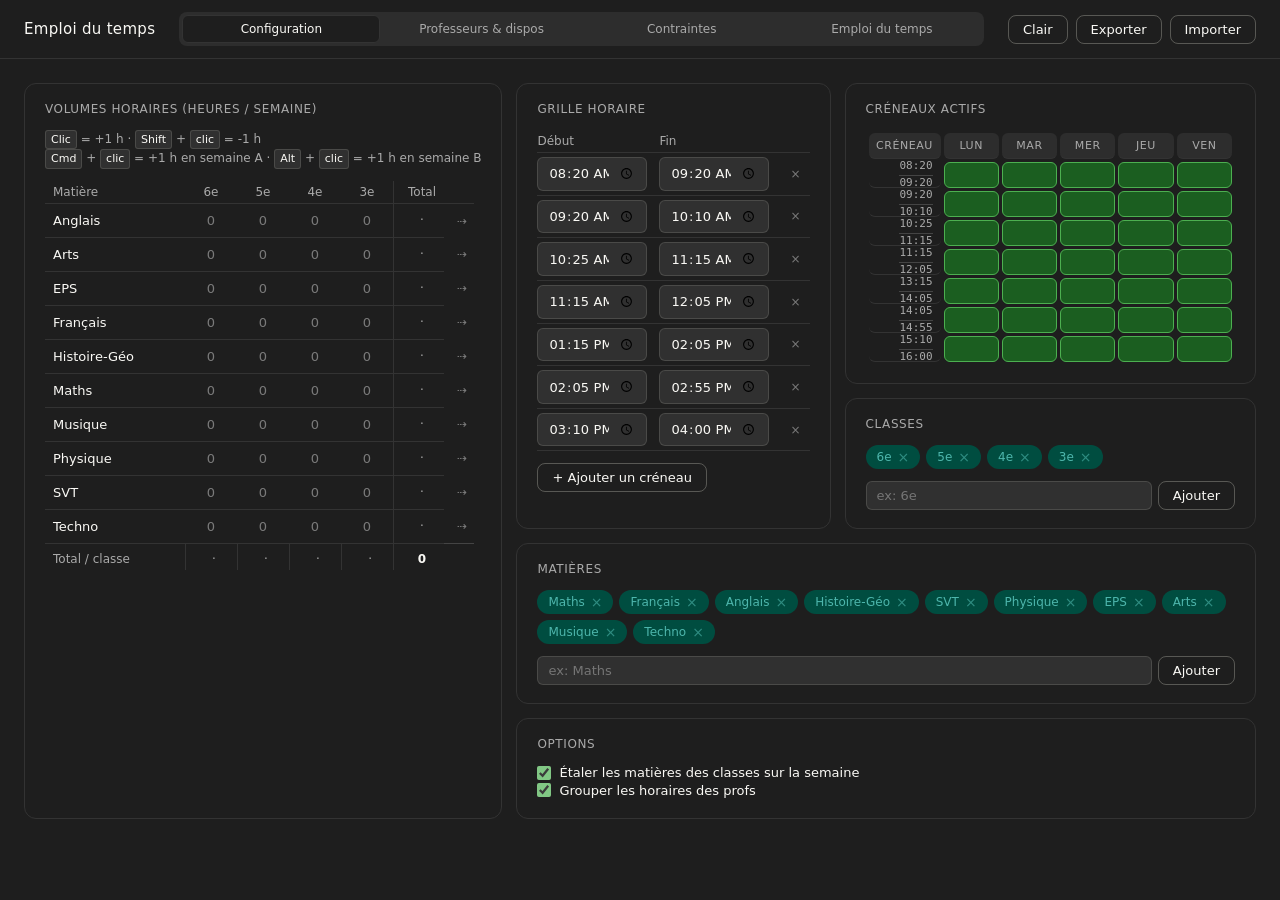
<file: index.html>
<!DOCTYPE html>
<html lang="fr">
<head>
  <meta charset="UTF-8">
  <title>Emploi du temps</title>
  <link rel="stylesheet" href="style.css">
</head>
<body>
  <header>
    <h1>Emploi du temps</h1>
    <nav>
      <button class="tab-btn active" data-tab="config">Configuration</button>
      <button class="tab-btn" data-tab="profs">Professeurs & dispos</button>
      <button class="tab-btn" data-tab="constraints">Contraintes</button>
      <button class="tab-btn" data-tab="schedule">Emploi du temps</button>
    </nav>
    <div class="io">
      <button id="theme-toggle" title="Basculer clair / sombre">Clair</button>
      <button id="export-btn">Exporter</button>
      <label class="import-label">
        Importer<input type="file" id="import-input" accept=".json" hidden>
      </label>
    </div>
  </header>

  <main>
    <!-- =============== CONFIG =============== -->
    <section id="tab-config" class="tab active">
      <div class="config-layout">
        <div class="card bento-volumes">
          <h2>Volumes horaires (heures / semaine)</h2>
          <p class="hint">
            <kbd>Clic</kbd> = +1 h · <kbd>Shift</kbd> + <kbd>clic</kbd> = -1 h<br>
            <kbd>Cmd</kbd> + <kbd>clic</kbd> = +1 h en semaine A · <kbd>Alt</kbd> + <kbd>clic</kbd> = +1 h en semaine B<br>
          </p>
          <div id="volumes-container"></div>
        </div>

        <div class="card bento-grille tone-info">
          <h2>Grille horaire</h2>
          <table id="slots-table">
            <thead><tr><th>Début</th><th>Fin</th><th></th></tr></thead>
            <tbody></tbody>
          </table>
          <button id="add-slot">+ Ajouter un créneau</button>
        </div>

        <div class="card bento-openslots">
          <h2>Créneaux actifs</h2>
          <div id="open-grid-wrap"></div>
        </div>

        <div class="card bento-classes tone-success">
          <h2>Classes</h2>
          <ul id="classes-list" class="chip-list"></ul>
          <div class="add-row">
            <input id="new-class" placeholder="ex: 6e">
            <button id="add-class">Ajouter</button>
          </div>
        </div>

        <div class="card bento-matieres tone-warn">
          <h2>Matières</h2>
          <ul id="subjects-list" class="chip-list"></ul>
          <div class="add-row">
            <input id="new-subject" placeholder="ex: Maths">
            <button id="add-subject">Ajouter</button>
          </div>
        </div>

        <div class="card bento-options tone-neutral">
          <h2>Options</h2>
          <label><input type="checkbox" id="opt-spread-classes"> Étaler les matières des classes sur la semaine</label><br>
          <label><input type="checkbox" id="opt-no-gaps-profs"> Grouper les horaires des profs</label>
        </div>
      </div>
    </section>

    <!-- =============== PROFS =============== -->
    <section id="tab-profs" class="tab">
      <div class="profs-layout">
        <aside class="profs-side card">
          <h2>Professeurs</h2>
          <ul id="profs-list"></ul>
          <div class="add-row">
            <input id="new-prof" placeholder="Nom du prof">
            <button id="add-prof">Ajouter</button>
          </div>
        </aside>

        <div class="prof-detail card">
          <div id="prof-empty" class="empty">Sélectionne un prof à gauche.</div>
          <div id="prof-editor" hidden>
            <h2 id="prof-name-title"></h2>

            <div class="prof-meta">
              <label>Nom : <input id="prof-name-input"></label>
              <div>
                <label>Matières & classes enseignées :</label>
                <p class="hint">Coche une matière puis ajuste les classes concernées.</p>
                <div id="prof-teaches"></div>
              </div>
            </div>

            <h3>Disponibilités</h3>
            <p class="hint">Vert = disponible.</p>
            <div class="avail-actions">
              <button id="avail-all">Tout dispo</button>
              <button id="avail-none">Tout indispo</button>
            </div>
            <div id="avail-grid-wrap"></div>
          </div>
        </div>
      </div>

      <div class="card load-report-card">
        <h2>Charge de travail</h2>
        <p class="hint">Pour chaque prof, heures qu'il est le SEUL à pouvoir couvrir (matières/regroupements sans autre prof éligible) comparées à sa disponibilité restante. Marge nulle ou négative = configuration fragile ou bloquante, à corriger avant de générer.</p>
        <div id="load-report-container"></div>
      </div>

      <div class="card">
        <h2>Disponibilités combinées</h2>
        <p class="hint">Sélectionne plusieurs profs (ex. pour une réunion) : les créneaux où TOUS sont disponibles sont mis en évidence.</p>
        <label class="combined-avail-toggle"><input type="checkbox" id="combined-avail-use-schedule" checked> Tenir compte de l'emploi du temps actuel (exclure les créneaux déjà occupés)</label>
        <div id="combined-avail-profs" class="pin-classes"></div>
        <div id="combined-avail-grid-wrap"></div>
        <div class="combined-avail-actions">
          <button id="combined-avail-copy-btn">Copier (texte)</button>
          <span id="combined-avail-copy-status" class="hint"></span>
        </div>
      </div>
    </section>

    <!-- =============== CONSTRAINTS =============== -->
    <section id="tab-constraints" class="tab">
      <div class="card">
        <h2>Épingles (créneaux fixés)</h2>
        <p class="hint">Verrouille un cours à un créneau précis. Utile pour le sport (toutes les classes ensemble), un DST commun, ou toute matière à horaire imposé.</p>
        <div class="pin-form">
          <select id="pin-subj"></select>
          <div id="pin-classes" class="pin-classes"></div>
          <select id="pin-day"></select>
          <select id="pin-slot"></select>
          <select id="pin-prof"></select>
          <button id="add-pin">Épingler</button>
        </div>
        <ul id="pins-list" class="pins-list"></ul>
      </div>

      <div class="card">
        <h2>Regroupements de classes</h2>
        <p class="hint">Des classes suivent une matière ensemble (même prof, même créneau) mais sans imposer quel jour ni quel créneau — le solveur choisit lui-même où les caser, comme pour un cours normal.</p>
        <div class="pin-form">
          <select id="group-subj"></select>
          <div id="group-classes" class="pin-classes"></div>
          <input type="number" id="group-hours" min="1" placeholder="Heures ensemble" title="Nombre d'heures que ces classes suivent ensemble">
          <select id="group-prof"></select>
          <button id="add-group">Regrouper</button>
        </div>
        <ul id="groups-list" class="pins-list"></ul>
      </div>

      <div class="card">
        <h2>Répartition sur des jours différents</h2>
        <p class="hint">Pour une matière, dans une classe : interdit au solveur de caser 2 heures le même jour, sans imposer quel jour ni quel créneau — il garde toute liberté sur le reste.</p>
        <div class="pin-form">
          <select id="spread-subj"></select>
          <div id="spread-classes" class="pin-classes"></div>
          <button id="add-spread">Répartir</button>
        </div>
        <ul id="spread-list" class="pins-list"></ul>
      </div>

      <div class="card">
        <h2>Réunions & cours à plusieurs profs</h2>
        <p class="hint">Bloque un créneau commun à PLUSIEURS profs obligatoires en même temps (contrairement à une épingle/un groupe, aucun prof n'est interchangeable ici) — le solveur cherche lui-même quand. Concerne 0 classe (réunion pédagogique) ou 1+ classes (cours co-enseigné, avec matière à consommer sur le volume horaire).</p>
        <div class="pin-form">
          <input id="meeting-name" placeholder="Nom (ex: Réunion pédagogique)">
          <select id="meeting-subj"></select>
          <div id="meeting-classes" class="pin-classes"></div>
          <input type="number" id="meeting-hours" min="1" value="1" placeholder="Heures" title="Nombre d'heures par semaine">
          <div id="meeting-profs" class="pin-classes"></div>
          <button id="add-meeting">Créer</button>
        </div>
        <ul id="meetings-list" class="pins-list"></ul>
      </div>
    </section>

    <!-- =============== SCHEDULE =============== -->
    <section id="tab-schedule" class="tab">
      <div class="card">
        <div id="viewing-saved-banner" class="viewing-saved-banner" hidden></div>
        <div class="schedule-header">
          <div class="generate-group">
            <button id="generate-btn" class="primary">Générer l'emploi du temps</button>
            <button id="repair-btn" disabled title="Complète par recherche locale le meilleur essai obtenu (rapide, mais ne peut pas prouver qu'une configuration est impossible).">Réparer</button>
            <button id="copy-btn" title="Copie l'emploi du temps de toutes les classes au format texte (pour le partager ou déboguer).">Copier (texte)</button>
            <button id="export-captures-btn" title="Exporte un zip avec une image de l'emploi du temps général (les classes) et une image par professeur.">Exporter captures (zip)</button>
            <button id="export-ics-btn" title="Exporte un zip contenant un fichier .ics par classe et par prof (évènements hebdomadaires récurrents), à importer dans Google Agenda, Apple Calendar ou Outlook.">Exporter iCal (zip)</button>
            <button id="save-schedule-btn" disabled title="Sauvegarde une copie de l'emploi du temps actuel pour pouvoir y revenir plus tard et comparer.">Sauvegarder cette version</button>
          </div>
          <div class="view-picker">
            <label>Vue :</label>
            <select id="view-select">
              <option value="all">Toutes les classes</option>
            </select>
          </div>
        </div>
        <div id="solver-status" class="status"></div>
        <div id="schedule-container"></div>
      </div>

      <div class="card">
        <h2>Versions sauvegardées</h2>
        <p class="hint">Garde plusieurs emplois du temps générés de côté pour comparer, sans perdre celui en cours. 15 versions max — supprime les anciennes si besoin.</p>
        <ul id="saved-schedules-list" class="pins-list"></ul>
      </div>
    </section>
  </main>
  <script src="js/storage.js"></script>
  <script src="js/solver.js"></script>
  <script src="js/zip.js"></script>
  <script src="js/pdf.js"></script>
  <script src="js/ui/core.js"></script>
  <script src="js/ui/tabs.js"></script>
  <script src="js/ui/io.js"></script>
  <script src="js/ui/config.js"></script>
  <script src="js/ui/profs.js"></script>
  <script src="js/ui/constraints.js"></script>
  <script src="js/ui/schedule.js"></script>
  <script src="js/ui/capture.js"></script>
  <script src="js/ui/ics.js"></script>
  <script src="js/ui/swap.js"></script>
  <script src="js/app.js"></script>
</body>
</html>
</file>
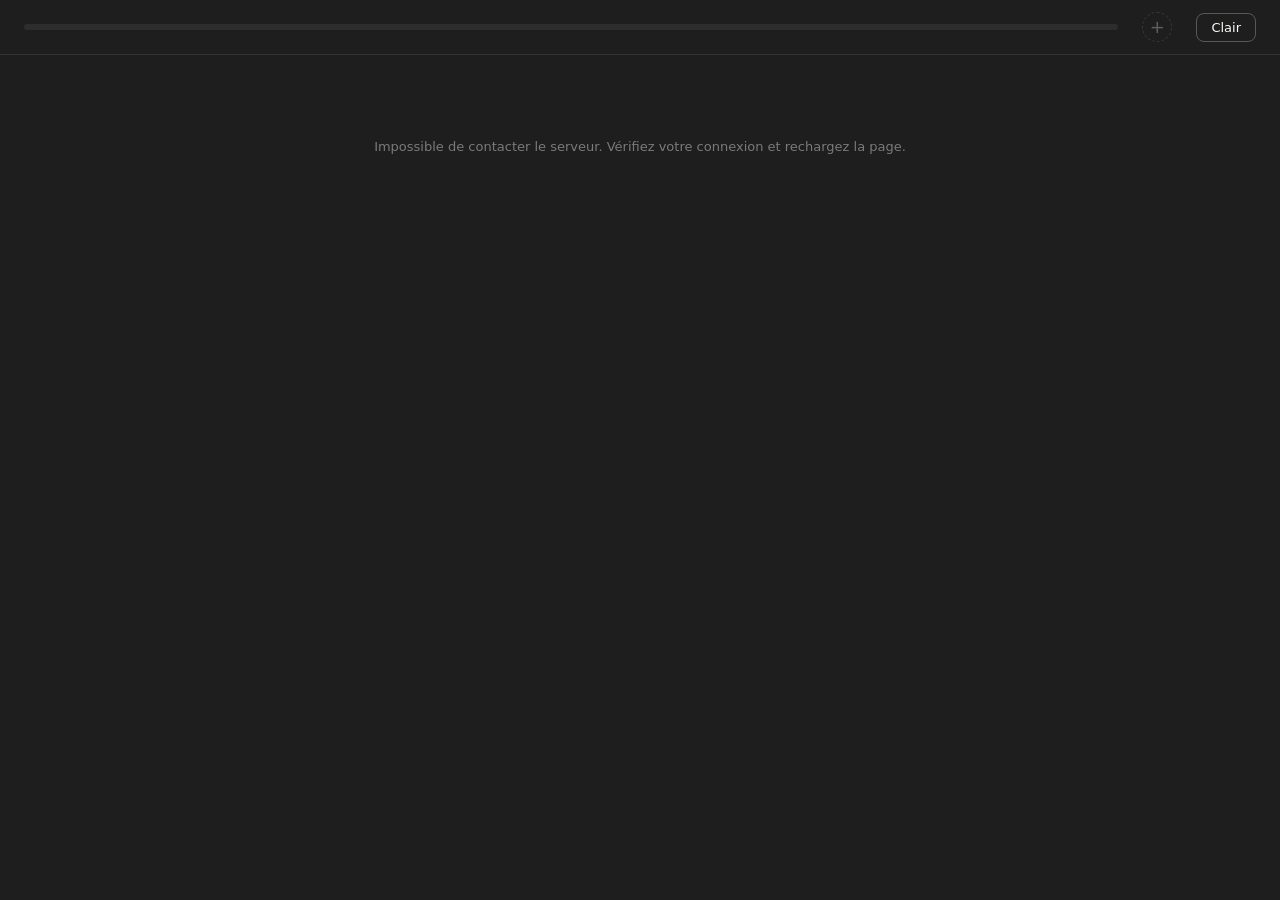
<file: rdv-profs/index.html>
<!DOCTYPE html>
<html lang="fr">
<head>
<meta charset="UTF-8">
<meta name="viewport" content="width=device-width, initial-scale=1.0">
<title>Rendez-vous Parents-Profs</title>
<link rel="stylesheet" href="theme.css">
<link rel="stylesheet" href="style.css">
</head>
<body>

<header>
  <nav id="tabsList" class="tabs-list"></nav>
  <button id="addProfBtn" class="add-prof-btn" title="Ajouter un professeur">+</button>
  <button id="theme-toggle" title="Basculer clair / sombre">Clair</button>
</header>

<main id="app"></main>

<script src="app.js"></script>
</body>
</html>
</file>
<file: style.css>
:root, [data-theme="dark"] {
  --color-background-primary: #1e1e1e;
  --color-background-secondary: #2d2d2d;
  --color-background-tertiary: #303030;
  --color-background-info: #004d40;
  --color-background-success: #1b5e20;
  --color-background-warning: #ff8f00;
  --color-background-danger: #4a1d1d;

  --color-border-primary: #555;
  --color-border-secondary: #444;
  --color-border-tertiary: #333;
  --color-border-info: #00897b;
  --color-border-success: #4caf50;
  --color-border-danger: #b04a4a;

  --color-text-primary: rgb(250, 249, 245);
  --color-text-secondary: #aaaaaa;
  --color-text-muted: #7a7a7a;
  --color-text-info: #4db6ac;
  --color-text-success: #81c784;
  --color-text-warning: #ffe082;
  --color-text-danger: #ef9a9a;

  --button-border: rgba(222, 220, 209, 0.3);
  --button-hover: rgba(222, 220, 209, 0.08);
  --input-border: rgba(222, 220, 209, 0.15);
  --input-focus: rgba(250, 249, 245, 0.5);

  --font-sans: "Anthropic Sans", system-ui, "Segoe UI", Roboto, Helvetica, Arial, sans-serif;
  --font-mono: ui-monospace, SFMono-Regular, "SF Mono", Menlo, Consolas, monospace;

  --border-radius-lg: 12px;
  --border-radius-md: 8px;
  --border-radius-sm: 6px;
}

/* Thème clair "papier" — parchemin chaud, encre noire, accents teal doux. */
[data-theme="light"] {
  --color-background-primary: #faf9f5;
  --color-background-secondary: #f0eee5;
  --color-background-tertiary: #e8e6db;
  --color-background-info: #dcece8;
  --color-background-success: #dfe9d5;
  --color-background-warning: #fce8b8;
  --color-background-danger: #f5dcdc;

  --color-border-primary: #a8a69c;
  --color-border-secondary: #cfcdc4;
  --color-border-tertiary: #e2e0d5;
  --color-border-info: #4db6ac;
  --color-border-success: #7bb87c;
  --color-border-danger: #c47070;

  --color-text-primary: #2b2926;
  --color-text-secondary: #706e64;
  --color-text-muted: #a09e94;
  --color-text-info: #00695c;
  --color-text-success: #2e7d32;
  --color-text-warning: #8a5a00;
  --color-text-danger: #a02020;

  --button-border: rgba(43, 41, 38, 0.15);
  --button-hover: rgba(43, 41, 38, 0.05);
  --input-border: rgba(43, 41, 38, 0.15);
  --input-focus: rgba(43, 41, 38, 0.5);
}

* { box-sizing: border-box; margin: 0; padding: 0; }

body {
  font-family: var(--font-sans);
  background: var(--color-background-primary);
  color: var(--color-text-primary);
  font-size: 14px;
  scrollbar-width: thin;
  scrollbar-color: rgba(226, 225, 218, 0.35) rgba(0, 0, 0, 0);
}

/* ================= Header ================= */
header {
  background: var(--color-background-primary);
  padding: 12px 24px;
  border-bottom: 0.5px solid var(--color-border-tertiary);
  display: flex;
  align-items: center;
  gap: 24px;
  position: sticky; top: 0; z-index: 10;
}
header h1 { font-size: 15px; margin: 0; font-weight: 500; letter-spacing: 0.02em; }

nav {
  display: flex;
  gap: 2px;
  flex: 1;
  background: var(--color-background-secondary);
  border-radius: var(--border-radius-md);
  padding: 3px;
}
.tab-btn {
  flex: 1;
  padding: 6px 14px;
  font-size: 12px;
  font-weight: 500;
  text-align: center;
  cursor: pointer;
  border-radius: 6px;
  color: var(--color-text-secondary);
  border: 0.5px solid transparent;
  background: transparent;
  transition: all 0.15s;
  font-family: var(--font-sans);
}
.tab-btn:hover { color: var(--color-text-primary); }
.tab-btn.active {
  background: var(--color-background-primary);
  color: var(--color-text-primary);
  border: 0.5px solid var(--color-border-tertiary);
}

.io { display: flex; gap: 8px; }

/* ================= Buttons base ================= */
button, .import-label {
  appearance: none;
  background: transparent;
  border: 0.5px solid var(--button-border);
  border-radius: var(--border-radius-md);
  color: var(--color-text-primary);
  cursor: pointer;
  font-family: var(--font-sans);
  font-weight: 500;
  font-size: 13px;
  padding: 6px 14px;
  transition: background 0.15s ease, transform 0.1s ease, border-color 0.15s ease;
}
button:hover, .import-label:hover { background: var(--button-hover); }
button:active { transform: scale(0.98); }

button.primary {
  background: var(--color-background-info);
  color: var(--color-text-info);
  border-color: var(--color-border-info);
}
button.primary:hover {
  background: var(--color-background-info);
  border-color: var(--color-text-info);
}

/* ================= Layout ================= */
main { padding: 24px; max-width: 1400px; margin: 0 auto; }
.tab { display: none; }
.tab.active { display: block; }

.card {
  background: var(--color-background-primary);
  border: 0.5px solid var(--color-border-tertiary);
  border-radius: var(--border-radius-lg);
  padding: 18px 20px;
  margin-bottom: 12px;
}
.card h2 {
  font-size: 12px;
  font-weight: 500;
  color: var(--color-text-secondary);
  text-transform: uppercase;
  letter-spacing: 0.05em;
  margin-bottom: 14px;
}
.card h3 {
  margin: 20px 0 8px;
  font-size: 11px;
  font-weight: 500;
  text-transform: uppercase;
  color: var(--color-text-secondary);
  letter-spacing: 0.05em;
}
.hint {
  color: var(--color-text-secondary);
  font-size: 12px;
  margin: 4px 0 12px;
  line-height: 1.5;
}
.partial-banner {
  background: var(--color-background-warning);
  color: var(--color-text-warning);
  padding: 8px 12px;
  border-radius: var(--border-radius-sm);
  margin-bottom: 12px;
}

.grid-2 { display: grid; grid-template-columns: 1fr 1fr; gap: 12px; }

/* ================= Config layout : une seule grille à 3 colonnes / 4 lignes =================
   1 2 3
   1 2 4
   1 5 5
   1 6 6
   1=Volumes (pleine hauteur) 2=Grille horaire (2 lignes) 3=Créneaux actifs
   4=Classes (sous Créneaux actifs) 5=Matières (col2+3) 6=Options (col2+3) */
.config-layout {
  display: grid;
  grid-template-columns: minmax(320px, auto) auto 1fr;
  grid-auto-rows: minmax(0, auto);
  gap: 14px;
}
.config-layout > .card { margin-bottom: 0; position: relative; overflow: hidden; }

.bento-volumes   { grid-column: 1; grid-row: 1 / 5; }
#volumes-container { overflow-x: auto; }
.bento-grille    { grid-column: 2; grid-row: 1 / 3; width: fit-content; }
.bento-grille table { width: auto; }
.bento-openslots { grid-column: 3; grid-row: 1; }
#open-grid-wrap { overflow-x: auto; }
.bento-classes   { grid-column: 3; grid-row: 2; }
.bento-matieres  { grid-column: 2 / 4; grid-row: 3; }
.bento-options   { grid-column: 2 / 4; grid-row: 4; }

/* Sur les écrans étroits, tout repasse en une seule colonne, empilé dans l'ordre */
@media (max-width: 1100px) {
  .config-layout { grid-template-columns: 1fr; }
  .config-layout > .card { grid-column: 1 !important; grid-row: auto !important; }
  .bento-grille { width: 100%; }
}
/* ================= Inputs ================= */
input[type="text"], input[type="number"], input[type="time"], input:not([type]), select, textarea {
  appearance: auto;
  background-color: var(--color-background-tertiary);
  border: 0.5px solid var(--input-border);
  border-radius: var(--border-radius-sm);
  color: var(--color-text-primary);
  font-family: var(--font-sans);
  font-size: 13px;
  padding: 6px 10px;
  outline: none;
  transition: border-color 0.15s ease;
}
input:focus, select:focus, textarea:focus { border-color: var(--input-focus); }

/* ================= Chips ================= */
.chip-list { list-style: none; margin-bottom: 12px; display: flex; flex-wrap: wrap; gap: 6px; }
.chip {
  background: var(--color-background-info);
  color: var(--color-text-info);
  padding: 3px 10px;
  border-radius: 20px;
  font-size: 12px;
  font-weight: 500;
  display: inline-flex;
  align-items: center;
  gap: 6px;
  border: 0.5px solid transparent;
  transition: border-color 0.15s;
}
.chip button {
  background: none; border: none; padding: 0;
  color: var(--color-text-info); opacity: 0.6;
  font-size: 14px; cursor: pointer;
}
.chip button:hover { opacity: 1; color: var(--color-text-danger); background: none; }

.chip-list.toggles .chip {
  cursor: pointer;
  background: var(--color-background-secondary);
  color: var(--color-text-secondary);
  border: 1.5px solid transparent;
}
.chip-list.toggles .chip:hover { border-color: var(--color-border-secondary); }
.chip-list.toggles .chip.active {
  background: var(--color-background-info);
  color: var(--color-text-info);
  border-color: var(--color-border-info);
}

/* Widget matière + classes inline */
#prof-teaches {
  display: flex; flex-wrap: wrap;
  gap: 6px 12px;
  margin-bottom: 12px;
}
.teach-row {
  display: inline-flex; flex-wrap: nowrap; align-items: center; gap: 6px;
  padding: 2px 6px 2px 2px;
  border-radius: 20px;
  background: var(--color-background-primary, transparent);
}
.teach-row:has(.chip.active) {
  background: var(--color-background-tertiary, rgba(127,127,127,0.08));
}
.teach-row .chip {
  cursor: pointer;
  background: var(--color-background-secondary);
  color: var(--color-text-secondary);
  border: 1.5px solid transparent;
  justify-content: center;
}
.teach-row .chip:hover { border-color: var(--color-border-secondary); }
.teach-row .chip.active {
  background: var(--color-background-info);
  color: var(--color-text-info);
  border-color: var(--color-border-info);
}
.teach-row .chip.mini {
  min-width: 0;
  padding: 2px 8px;
  font-size: 11px;
}
.teach-row .chip.mini.taken {
  opacity: 0.45;
  text-decoration: line-through;
  cursor: not-allowed;
}
.teach-row .chip.mini.taken:hover { border-color: transparent; }
.teach-classes { display: flex; flex-wrap: wrap; gap: 4px; }

.add-row { display: flex; gap: 6px; }
.add-row input { flex: 1; min-width: 0; }
.add-row button { flex-shrink: 0; }

/* ================= Tables (config, volumes) ================= */
table { border-collapse: collapse; width: 100%; }
table th, table td {
  padding: 6px 8px;
  border-bottom: 0.5px solid var(--color-border-tertiary);
  text-align: left;
  font-size: 13px;
  color: var(--color-text-primary);
}
table th { color: var(--color-text-secondary); font-weight: 500; }

#slots-table {
  width: auto;                    /* pas d'étirement pleine largeur */
  border-collapse: collapse;
}
#slots-table th, #slots-table td {
  padding: 4px 12px 4px 0;
  border-bottom: 0.5px solid var(--color-border-tertiary);
}
#slots-table th {
  font-size: 12px;
  color: var(--color-text-secondary);
  font-weight: 500;
  text-align: left;
}
#slots-table td:last-child { padding-right: 0; }
#slots-table input[type="time"] {
  width: 110px;
  font-variant-numeric: tabular-nums;
}
#slots-table button {
  padding: 2px 8px;
  font-size: 12px;
  color: var(--color-text-muted);
  border-color: transparent;
  background: transparent;
}
#slots-table tr:hover button {
  color: var(--color-text-secondary);
  border-color: var(--button-border);
}
#slots-table button:hover {
  color: var(--color-text-danger);
  background: var(--button-hover);
}
#add-slot { margin-top: 12px; }


/* Volumes matrix — compact et lisible */
.volumes-table {
  width: auto;                    /* pas d'étirement inutile */
  border-collapse: collapse;
}
.volumes-table th, .volumes-table td {
  text-align: center;
  padding: 4px 8px;
  border-bottom: 0.5px solid var(--color-border-tertiary);
}
.volumes-table th {
  font-weight: 500;
  color: var(--color-text-secondary);
  font-size: 12px;
}
.volumes-table th.subj-col, .volumes-table td.subj-col {
  text-align: left;
  padding-right: 20px;
  min-width: 140px;
  font-weight: 500;
}
.volumes-table th.total-col, .volumes-table td.total-cell {
  color: var(--color-text-secondary);
  font-variant-numeric: tabular-nums;
  font-size: 12px;
  padding-left: 14px;
  border-left: 0.5px solid var(--color-border-tertiary);
}
.volumes-table tr.totals-row td {
  border-top: 0.5px solid var(--color-border-secondary);
  border-bottom: none;
  padding-top: 8px;
  color: var(--color-text-secondary);
  font-weight: 500;
  font-size: 12px;
}
.volumes-table tr.totals-row td.grand {
  color: var(--color-text-primary);
  font-weight: 600;
}
.hint kbd {
  display: inline-block;
  padding: 1px 5px;
  font-size: 11px;
  font-family: inherit;
  border: 0.5px solid var(--input-border);
  border-radius: 3px;
  background: var(--color-background-tertiary);
  color: var(--color-text-primary);
  line-height: 1.4;
}

/* Cellule de volume : clic = +1, Shift+clic = −1. Pas de champ natif, pas de spinner. */
.vol-cell {
  display: inline-flex;
  align-items: center;
  justify-content: center;
  min-width: 36px;
  padding: 4px 8px;
  font-size: 13px;
  font-variant-numeric: tabular-nums;
  border: 0.5px solid var(--input-border);
  border-radius: var(--border-radius-sm, 4px);
  background: var(--color-background-secondary, transparent);
  color: var(--color-text-primary);
  cursor: pointer;
  user-select: none;
  transition: background-color 0.1s, border-color 0.1s;
}
.vol-cell:hover {
  background-color: var(--color-background-tertiary);
}
.vol-cell.is-zero {
  color: var(--color-text-muted);
  background: transparent;
  border-color: transparent;
}
.vol-cell.is-zero:hover {
  color: var(--color-text-primary);
  background-color: var(--color-background-tertiary);
  border-color: var(--input-border);
}
/* Heures spécifiques semaine A/B, discrètes (petit indice à côté du nombre commun) */
.vol-extra {
  margin-left: 2px;
  font-size: 9px;
  font-weight: 600;
  color: var(--color-text-muted);
  letter-spacing: -0.02em;
}
.vol-cell:hover .vol-extra {
  color: var(--color-text-primary);
}
/* Volume > 0 mais aucun prof éligible → alerte visuelle */
.vol-cell.no-prof {
  border-color: var(--color-border-danger);
  background-color: var(--color-background-danger);
  color: var(--color-text-danger);
}
/* Bouton copier-ligne : discret, apparaît nettement au hover */
.volumes-table td.row-action {
  padding: 0 0 0 6px;
  border-bottom: none;
  width: 28px;
}
.volumes-table .copy-row {
  padding: 2px 6px;
  font-size: 12px;
  color: var(--color-text-muted);
  border-color: transparent;
  background: transparent;
}
.volumes-table tr:hover .copy-row {
  color: var(--color-text-secondary);
  border-color: var(--button-border);
}
.volumes-table .copy-row:hover {
  color: var(--color-text-info);
  background: var(--button-hover);
}

/* Options */
.card label { color: var(--color-text-primary); font-size: 13px; display: inline-flex; align-items: center; gap: 8px; }
input[type="checkbox"] {
  accent-color: var(--color-text-success);
  width: 14px; height: 14px;
  cursor: pointer;
}

/* ================= Profs layout ================= */
.profs-layout { display: grid; grid-template-columns: 260px 1fr; gap: 12px; }
.profs-side ul { list-style: none; margin-bottom: 12px; }
.profs-side li {
  padding: 8px 12px;
  border-radius: var(--border-radius-sm);
  cursor: pointer;
  display: flex;
  align-items: center;
  justify-content: space-between;
  color: var(--color-text-primary);
  font-size: 13px;
  transition: background 0.15s;
}
.profs-side li:hover { background: var(--color-background-secondary); }
.profs-side li.selected {
  background: var(--color-background-info);
  color: var(--color-text-info);
}
.profs-side li .prof-name {
  flex: 1; min-width: 0;
  overflow: hidden; text-overflow: ellipsis; white-space: nowrap;
}
.profs-side li .prof-row-end {
  display: flex; align-items: center; gap: 8px; flex-shrink: 0;
}
.profs-side li .del {
  background: none; border: none; padding: 0;
  color: inherit; opacity: 0.4; cursor: pointer; font-size: 14px;
}
.profs-side li .del:hover { opacity: 1; color: var(--color-text-danger); background: none; }
.prof-hours { font-size: 11px; color: var(--color-text-secondary); font-weight: 400; }
.combined-avail-toggle {
  display: flex; align-items: center; gap: 6px;
  font-size: 12px; color: var(--color-text-secondary);
  margin: 6px 0;
}
.empty { text-align: center; padding: 60px 20px; color: var(--color-text-muted); font-size: 13px; }

.prof-meta { display: flex; flex-direction: column; gap: 14px; margin-bottom: 20px; }
.prof-meta > label { flex-direction: row; }
.prof-meta label { display: flex; align-items: center; gap: 8px; font-size: 12px; color: var(--color-text-secondary); }
.prof-meta input { max-width: 320px; }

.avail-actions { display: flex; gap: 8px; margin-bottom: 12px; }
.avail-actions button { padding: 4px 12px; font-size: 12px; }

/* ================= Grid tables (dispos & schedule) ================= */
.grid-table {
  border-collapse: separate;
  border-spacing: 3px;
  width: 100%;
  table-layout: fixed;
  user-select: none;
}
.grid-table th, .grid-table td {
  padding: 0;
  text-align: center;
  font-size: 12px;
  height: 38px;
  border-radius: var(--border-radius-sm);
}
/* Colonne "Créneau" : juste assez large pour l'horaire, pas partagée à
   égalité avec les colonnes de jours — table-layout:fixed répartit le
   reste de la largeur également entre toutes les colonnes SANS largeur
   explicite, donc lui seul a besoin d'une largeur fixe ici. */
.grid-table th:first-child,
.grid-table td.slot-label {
  width: 72px;
}
/* Créneaux actifs : juste ouvert/fermé par cellule, pas besoin des mêmes
   dimensions que les grilles de dispo/emploi du temps (texte + prof) — des
   cellules plus petites lui évitent de déborder de sa carte (elle partage sa
   ligne avec Grille horaire, donc moins de largeur disponible). */
.grid-table.open-slots-table th,
.grid-table.open-slots-table td {
  height: 26px;
  min-width: 0;
}
.grid-table.open-slots-table td.slot-label {
  min-width: 70px;
  font-size: 11px;
}
.grid-table th {
  background: var(--color-background-secondary);
  color: var(--color-text-secondary);
  font-weight: 500;
  padding: 6px;
  text-transform: uppercase;
  font-size: 11px;
  letter-spacing: 0.05em;
}
.grid-table td.slot-label {
  background: transparent;
  color: var(--color-text-secondary);
  font-family: var(--font-mono);
  font-size: 11px;
  padding: 4px 8px;
  text-align: right;
  display: flex;
  flex-direction: column;
  align-items: flex-end;
  justify-content: center;
  line-height: 1.3;
}
.grid-table td.slot-label .slot-end {
  border-top: 1px solid var(--color-border-secondary);
  margin-top: 1px;
}

/* Availability cells */
.cell-avail {
  cursor: pointer;
  transition: background 0.05s, border-color 0.15s;
  background: var(--color-background-secondary);
  border: 0.5px solid var(--color-border-tertiary);
}
.cell-avail.on {
  background: var(--color-background-success);
  border-color: var(--color-border-success);
}
.cell-avail:hover { border-color: var(--color-text-info); }
.cell-avail.closed {
  cursor: not-allowed;
  background: repeating-linear-gradient(45deg, var(--color-background-tertiary), var(--color-background-tertiary) 4px, var(--color-background-secondary) 4px, var(--color-background-secondary) 8px);
  border-color: var(--color-border-tertiary);
}
.cell-avail.closed:hover { border-color: var(--color-border-tertiary); }

/* Schedule cells */
.cell-sched {
  padding: 4px !important;
  font-size: 11px;
  vertical-align: middle;
  line-height: 1.3;
  background: var(--color-background-secondary);
  border: 0.5px solid var(--color-border-tertiary);
}
.cell-sched.filled {
  background: var(--color-background-info);
  border-color: var(--color-border-info);
}
.cell-sched.closed {
  background: repeating-linear-gradient(45deg, var(--color-background-tertiary), var(--color-background-tertiary) 4px, var(--color-background-secondary) 4px, var(--color-background-secondary) 8px);
  border-color: var(--color-border-tertiary);
}
.cell-sched .subject { font-weight: 600; color: var(--color-text-primary); }
.cell-sched .prof { color: var(--color-text-info); font-size: 10px; margin-top: 2px; }
.cell-sched.swappable { cursor: pointer; }
.cell-sched.swap-selected {
  outline: 2px solid var(--color-text-info, #3b82f6);
  outline-offset: -2px;
}
.cell-sched.swap-target {
  background: var(--color-background-success, #d1fae5) !important;
  border-color: var(--color-border-success, #10b981) !important;
  box-shadow: inset 0 0 0 1px var(--color-border-success, #10b981);
}

/* Cellule semaine A/B : deux moitiés côte à côte au lieu d'une seule boîte —
   discret, juste assez pour repérer d'un coup d'œil qu'un créneau alterne.
   Les deux moitiés se touchent (pas de gap/padding sur le conteneur) pour
   remplir la cellule exactement comme une cellule normale ; un simple trait
   de séparation (border-left sur la 2e moitié) sépare A de B sans donner
   l'impression de deux chips flottant dans une bordure noire. */
.cell-sched.filled.alt-week {
  padding: 0 !important;
}
.alt-week-row {
  display: flex;
  flex-direction: row;
  align-items: stretch;
  height: 100%;
  min-height: 38px;
  box-sizing: border-box;
  overflow: hidden;
  border-radius: var(--border-radius-sm);
}
.week-box {
  position: relative;
  flex: 1 1 0;
  display: flex;
  flex-direction: column;
  justify-content: center;
  padding: 2px 3px 2px 14px;
  background: var(--color-background-info);
  box-sizing: border-box;
}
.week-box + .week-box {
  border-left: 1px solid var(--color-border-primary);
}
.week-box.week-empty {
  background: var(--color-background-secondary);
}
.week-tag {
  position: absolute;
  left: 2px;
  top: 2px;
  font-size: 8px;
  font-weight: 700;
  color: var(--color-text-muted);
  line-height: 1;
}
.week-box .subject { font-size: 10px; }
.week-box .prof { font-size: 9px; margin-top: 1px; }

/* ================= Schedule view ================= */
.viewing-saved-banner[hidden] {
  display: none;
}
.viewing-saved-banner {
  display: flex;
  align-items: center;
  justify-content: space-between;
  gap: 12px;
  padding: 10px 14px;
  margin-bottom: 14px;
  border-radius: var(--border-radius-md);
  background: var(--color-background-warning);
  color: var(--color-text-warning);
  font-size: 13px;
  font-weight: 500;
}
.viewing-saved-banner.is-saved {
  background: var(--color-background-success);
  color: var(--color-text-success);
}
.viewing-saved-banner button {
  flex-shrink: 0;
}
.schedule-header {
  display: flex;
  justify-content: space-between;
  align-items: center;
  margin-bottom: 14px;
  gap: 12px;
}
.generate-group { display: flex; align-items: center; gap: 10px; }
.view-picker { display: flex; align-items: center; gap: 8px; }
.view-picker label { color: var(--color-text-secondary); font-size: 12px; }
.view-picker select { width: auto; min-width: 200px; }

.status {
  padding: 10px 14px;
  margin: 12px 0;
  border-radius: var(--border-radius-md);
  font-size: 13px;
  white-space: pre-line;
  line-height: 1.55;
  border: 0.5px solid transparent;
}
.status.ok {
  background: var(--color-background-success);
  color: var(--color-text-success);
  border-color: var(--color-border-success);
}
.status.warn {
  background: var(--color-background-warning);
  color: var(--color-text-warning);
}
.status.err {
  background: var(--color-background-danger);
  color: var(--color-text-danger);
  border-color: var(--color-border-danger);
}

/* ================= Constraints ================= */
.pin-form {
  display: flex; flex-wrap: wrap; gap: 8px; align-items: center;
  margin-bottom: 12px;
}
.pin-form select { min-width: 120px; }
.pin-classes {
  display: flex; flex-wrap: wrap; gap: 4px;
  padding: 4px 6px;
  border: 0.5px dashed var(--color-border-secondary);
  border-radius: var(--border-radius-sm);
}
.pin-classes .chip {
  cursor: pointer;
  background: var(--color-background-secondary);
  color: var(--color-text-secondary);
  border: 1.5px solid transparent;
  font-size: 11px;
  padding: 2px 8px;
}
.pin-classes .chip:hover { border-color: var(--color-border-secondary); }
.pin-classes .chip.active {
  background: var(--color-background-info);
  color: var(--color-text-info);
  border-color: var(--color-border-info);
}
.pins-list { list-style: none; display: flex; flex-direction: column; gap: 4px; }
.pins-list li {
  display: flex; justify-content: space-between; align-items: center;
  padding: 6px 10px;
  background: var(--color-background-secondary);
  border-radius: var(--border-radius-sm);
  font-size: 12px;
}
.pins-list li button {
  background: none; border: none; padding: 0 4px;
  color: var(--color-text-muted); font-size: 14px; cursor: pointer;
}
.pins-list li button:hover { color: var(--color-text-danger); background: none; }

/* Versions sauvegardées : "Voir"/"Restaurer" doivent ressembler à de vrais
   boutons (contrairement au simple "×" de suppression des autres listes). */
.saved-actions { display: flex; gap: 6px; align-items: center; flex-shrink: 0; }
.saved-actions button {
  background: var(--color-background-tertiary);
  border: 0.5px solid var(--input-border);
  border-radius: var(--border-radius-sm);
  padding: 3px 10px;
  color: var(--color-text-primary);
  font-size: 12px;
  cursor: pointer;
}
.saved-actions button:hover { background: var(--color-background-secondary); color: var(--color-text-primary); }
.saved-actions button:last-child {
  background: none; border: none; padding: 0 4px;
  color: var(--color-text-muted); font-size: 14px;
}
.saved-actions button:last-child:hover { color: var(--color-text-danger); background: none; }

/* Rapport de charge des profs (onglet Professeurs) */
.load-report-card { margin-top: 16px; }
.load-report-table { width: 100%; border-collapse: collapse; font-size: 13px; }
.load-report-table th {
  text-align: left; padding: 6px 10px;
  color: var(--color-text-muted); font-weight: 500; font-size: 12px;
  border-bottom: 1px solid var(--color-border-tertiary);
}
.load-report-table td { padding: 6px 10px; border-bottom: 0.5px solid var(--color-border-tertiary); }
.load-report-table .load-labels { color: var(--color-text-muted); font-size: 12px; }
.load-row-bloquant td:not(.load-labels) { color: var(--color-text-danger); font-weight: 500; }
.load-row-tendu td:not(.load-labels) { color: var(--color-text-warning); font-weight: 500; }
.load-row-ok td:not(.load-labels) { color: var(--color-text-success); }

/* Cellule épinglée dans l'emploi du temps */
.cell-sched.pinned {
  background: var(--color-background-warning) !important;
  border-color: var(--color-border-danger, var(--color-border-info)) !important;
  cursor: default;
}
.cell-sched.pinned .prof { color: var(--color-text-warning, var(--color-text-info)); }
.cell-sched.pinned .subject::before { content: '● '; color: var(--color-text-warning); }

.class-block { margin-bottom: 24px; }
.class-block h3 {
  margin: 0 0 10px;
  text-transform: none;
  color: var(--color-text-primary);
  font-size: 14px;
  letter-spacing: 0;
}
</file>
<file: rdv-profs/theme.css>
:root, [data-theme="dark"] {
  --color-background-primary: #1e1e1e;
  --color-background-secondary: #2d2d2d;
  --color-background-tertiary: #303030;
  --color-background-info: #004d40;
  --color-background-success: #1b5e20;
  --color-background-warning: #ff8f00;
  --color-background-danger: #4a1d1d;

  --color-border-primary: #555;
  --color-border-secondary: #444;
  --color-border-tertiary: #333;
  --color-border-info: #00897b;
  --color-border-success: #4caf50;
  --color-border-danger: #b04a4a;

  --color-text-primary: rgb(250, 249, 245);
  --color-text-secondary: #aaaaaa;
  --color-text-muted: #7a7a7a;
  --color-text-info: #4db6ac;
  --color-text-success: #81c784;
  --color-text-warning: #ffe082;
  --color-text-danger: #ef9a9a;

  --button-border: rgba(222, 220, 209, 0.3);
  --button-hover: rgba(222, 220, 209, 0.08);
  --input-border: rgba(222, 220, 209, 0.15);
  --input-focus: rgba(250, 249, 245, 0.5);

  --font-sans: "Anthropic Sans", system-ui, "Segoe UI", Roboto, Helvetica, Arial, sans-serif;
  --font-mono: ui-monospace, SFMono-Regular, "SF Mono", Menlo, Consolas, monospace;

  --border-radius-lg: 12px;
  --border-radius-md: 8px;
  --border-radius-sm: 6px;
}

/* Thème clair "papier" — parchemin chaud, encre noire, accents teal doux. */
[data-theme="light"] {
  --color-background-primary: #faf9f5;
  --color-background-secondary: #f0eee5;
  --color-background-tertiary: #e8e6db;
  --color-background-info: #dcece8;
  --color-background-success: #dfe9d5;
  --color-background-warning: #fce8b8;
  --color-background-danger: #f5dcdc;

  --color-border-primary: #a8a69c;
  --color-border-secondary: #cfcdc4;
  --color-border-tertiary: #e2e0d5;
  --color-border-info: #4db6ac;
  --color-border-success: #7bb87c;
  --color-border-danger: #c47070;

  --color-text-primary: #2b2926;
  --color-text-secondary: #706e64;
  --color-text-muted: #a09e94;
  --color-text-info: #00695c;
  --color-text-success: #2e7d32;
  --color-text-warning: #8a5a00;
  --color-text-danger: #a02020;

  --button-border: rgba(43, 41, 38, 0.15);
  --button-hover: rgba(43, 41, 38, 0.05);
  --input-border: rgba(43, 41, 38, 0.15);
  --input-focus: rgba(43, 41, 38, 0.5);
}

* { box-sizing: border-box; margin: 0; padding: 0; }

body {
  font-family: var(--font-sans);
  background: var(--color-background-primary);
  color: var(--color-text-primary);
  font-size: 14px;
  scrollbar-width: thin;
  scrollbar-color: rgba(226, 225, 218, 0.35) rgba(0, 0, 0, 0);
}

/* ================= Header ================= */
header {
  background: var(--color-background-primary);
  padding: 12px 24px;
  border-bottom: 0.5px solid var(--color-border-tertiary);
  display: flex;
  align-items: center;
  gap: 24px;
  position: sticky; top: 0; z-index: 10;
}
header h1 { font-size: 15px; margin: 0; font-weight: 500; letter-spacing: 0.02em; }

nav {
  display: flex;
  gap: 2px;
  flex: 1;
  background: var(--color-background-secondary);
  border-radius: var(--border-radius-md);
  padding: 3px;
}
.tab-btn {
  flex: 1;
  padding: 6px 14px;
  font-size: 12px;
  font-weight: 500;
  text-align: center;
  cursor: pointer;
  border-radius: 6px;
  color: var(--color-text-secondary);
  border: 0.5px solid transparent;
  background: transparent;
  transition: all 0.15s;
  font-family: var(--font-sans);
}
.tab-btn:hover { color: var(--color-text-primary); }
.tab-btn.active {
  background: var(--color-background-primary);
  color: var(--color-text-primary);
  border: 0.5px solid var(--color-border-tertiary);
}

.io { display: flex; gap: 8px; }

/* ================= Buttons base ================= */
button, .import-label {
  appearance: none;
  background: transparent;
  border: 0.5px solid var(--button-border);
  border-radius: var(--border-radius-md);
  color: var(--color-text-primary);
  cursor: pointer;
  font-family: var(--font-sans);
  font-weight: 500;
  font-size: 13px;
  padding: 6px 14px;
  transition: background 0.15s ease, transform 0.1s ease, border-color 0.15s ease;
}
button:hover, .import-label:hover { background: var(--button-hover); }
button:active { transform: scale(0.98); }

button.primary {
  background: var(--color-background-info);
  color: var(--color-text-info);
  border-color: var(--color-border-info);
}
button.primary:hover {
  background: var(--color-background-info);
  border-color: var(--color-text-info);
}

/* ================= Layout ================= */
main { padding: 24px; max-width: 1400px; margin: 0 auto; }
.tab { display: none; }
.tab.active { display: block; }

.card {
  background: var(--color-background-primary);
  border: 0.5px solid var(--color-border-tertiary);
  border-radius: var(--border-radius-lg);
  padding: 18px 20px;
  margin-bottom: 12px;
}
.card h2 {
  font-size: 12px;
  font-weight: 500;
  color: var(--color-text-secondary);
  text-transform: uppercase;
  letter-spacing: 0.05em;
  margin-bottom: 14px;
}
.card h3 {
  margin: 20px 0 8px;
  font-size: 11px;
  font-weight: 500;
  text-transform: uppercase;
  color: var(--color-text-secondary);
  letter-spacing: 0.05em;
}
.hint {
  color: var(--color-text-secondary);
  font-size: 12px;
  margin: 4px 0 12px;
  line-height: 1.5;
}
.partial-banner {
  background: var(--color-background-warning);
  color: var(--color-text-warning);
  padding: 8px 12px;
  border-radius: var(--border-radius-sm);
  margin-bottom: 12px;
}

.grid-2 { display: grid; grid-template-columns: 1fr 1fr; gap: 12px; }

/* ================= Config layout : une seule grille à 3 colonnes / 4 lignes =================
   1 2 3
   1 2 4
   1 5 5
   1 6 6
   1=Volumes (pleine hauteur) 2=Grille horaire (2 lignes) 3=Créneaux actifs
   4=Classes (sous Créneaux actifs) 5=Matières (col2+3) 6=Options (col2+3) */
.config-layout {
  display: grid;
  grid-template-columns: minmax(320px, auto) auto 1fr;
  grid-auto-rows: minmax(0, auto);
  gap: 14px;
}
.config-layout > .card { margin-bottom: 0; position: relative; overflow: hidden; }

.bento-volumes   { grid-column: 1; grid-row: 1 / 5; }
#volumes-container { overflow-x: auto; }
.bento-grille    { grid-column: 2; grid-row: 1 / 3; width: fit-content; }
.bento-grille table { width: auto; }
.bento-openslots { grid-column: 3; grid-row: 1; }
#open-grid-wrap { overflow-x: auto; }
.bento-classes   { grid-column: 3; grid-row: 2; }
.bento-matieres  { grid-column: 2 / 4; grid-row: 3; }
.bento-options   { grid-column: 2 / 4; grid-row: 4; }

/* Sur les écrans étroits, tout repasse en une seule colonne, empilé dans l'ordre */
@media (max-width: 1100px) {
  .config-layout { grid-template-columns: 1fr; }
  .config-layout > .card { grid-column: 1 !important; grid-row: auto !important; }
  .bento-grille { width: 100%; }
}
/* ================= Inputs ================= */
input[type="text"], input[type="number"], input[type="time"], input:not([type]), select, textarea {
  appearance: auto;
  background-color: var(--color-background-tertiary);
  border: 0.5px solid var(--input-border);
  border-radius: var(--border-radius-sm);
  color: var(--color-text-primary);
  font-family: var(--font-sans);
  font-size: 13px;
  padding: 6px 10px;
  outline: none;
  transition: border-color 0.15s ease;
}
input:focus, select:focus, textarea:focus { border-color: var(--input-focus); }

/* ================= Chips ================= */
.chip-list { list-style: none; margin-bottom: 12px; display: flex; flex-wrap: wrap; gap: 6px; }
.chip {
  background: var(--color-background-info);
  color: var(--color-text-info);
  padding: 3px 10px;
  border-radius: 20px;
  font-size: 12px;
  font-weight: 500;
  display: inline-flex;
  align-items: center;
  gap: 6px;
  border: 0.5px solid transparent;
  transition: border-color 0.15s;
}
.chip button {
  background: none; border: none; padding: 0;
  color: var(--color-text-info); opacity: 0.6;
  font-size: 14px; cursor: pointer;
}
.chip button:hover { opacity: 1; color: var(--color-text-danger); background: none; }

.chip-list.toggles .chip {
  cursor: pointer;
  background: var(--color-background-secondary);
  color: var(--color-text-secondary);
  border: 1.5px solid transparent;
}
.chip-list.toggles .chip:hover { border-color: var(--color-border-secondary); }
.chip-list.toggles .chip.active {
  background: var(--color-background-info);
  color: var(--color-text-info);
  border-color: var(--color-border-info);
}

/* Widget matière + classes inline */
#prof-teaches {
  display: flex; flex-wrap: wrap;
  gap: 6px 12px;
  margin-bottom: 12px;
}
.teach-row {
  display: inline-flex; flex-wrap: nowrap; align-items: center; gap: 6px;
  padding: 2px 6px 2px 2px;
  border-radius: 20px;
  background: var(--color-background-primary, transparent);
}
.teach-row:has(.chip.active) {
  background: var(--color-background-tertiary, rgba(127,127,127,0.08));
}
.teach-row .chip {
  cursor: pointer;
  background: var(--color-background-secondary);
  color: var(--color-text-secondary);
  border: 1.5px solid transparent;
  justify-content: center;
}
.teach-row .chip:hover { border-color: var(--color-border-secondary); }
.teach-row .chip.active {
  background: var(--color-background-info);
  color: var(--color-text-info);
  border-color: var(--color-border-info);
}
.teach-row .chip.mini {
  min-width: 0;
  padding: 2px 8px;
  font-size: 11px;
}
.teach-row .chip.mini.taken {
  opacity: 0.45;
  text-decoration: line-through;
  cursor: not-allowed;
}
.teach-row .chip.mini.taken:hover { border-color: transparent; }
.teach-classes { display: flex; flex-wrap: wrap; gap: 4px; }

.add-row { display: flex; gap: 6px; }
.add-row input { flex: 1; min-width: 0; }
.add-row button { flex-shrink: 0; }

/* ================= Tables (config, volumes) ================= */
table { border-collapse: collapse; width: 100%; }
table th, table td {
  padding: 6px 8px;
  border-bottom: 0.5px solid var(--color-border-tertiary);
  text-align: left;
  font-size: 13px;
  color: var(--color-text-primary);
}
table th { color: var(--color-text-secondary); font-weight: 500; }

#slots-table {
  width: auto;                    /* pas d'étirement pleine largeur */
  border-collapse: collapse;
}
#slots-table th, #slots-table td {
  padding: 4px 12px 4px 0;
  border-bottom: 0.5px solid var(--color-border-tertiary);
}
#slots-table th {
  font-size: 12px;
  color: var(--color-text-secondary);
  font-weight: 500;
  text-align: left;
}
#slots-table td:last-child { padding-right: 0; }
#slots-table input[type="time"] {
  width: 110px;
  font-variant-numeric: tabular-nums;
}
#slots-table button {
  padding: 2px 8px;
  font-size: 12px;
  color: var(--color-text-muted);
  border-color: transparent;
  background: transparent;
}
#slots-table tr:hover button {
  color: var(--color-text-secondary);
  border-color: var(--button-border);
}
#slots-table button:hover {
  color: var(--color-text-danger);
  background: var(--button-hover);
}
#add-slot { margin-top: 12px; }


/* Volumes matrix — compact et lisible */
.volumes-table {
  width: auto;                    /* pas d'étirement inutile */
  border-collapse: collapse;
}
.volumes-table th, .volumes-table td {
  text-align: center;
  padding: 4px 8px;
  border-bottom: 0.5px solid var(--color-border-tertiary);
}
.volumes-table th {
  font-weight: 500;
  color: var(--color-text-secondary);
  font-size: 12px;
}
.volumes-table th.subj-col, .volumes-table td.subj-col {
  text-align: left;
  padding-right: 20px;
  min-width: 140px;
  font-weight: 500;
}
.volumes-table th.total-col, .volumes-table td.total-cell {
  color: var(--color-text-secondary);
  font-variant-numeric: tabular-nums;
  font-size: 12px;
  padding-left: 14px;
  border-left: 0.5px solid var(--color-border-tertiary);
}
.volumes-table tr.totals-row td {
  border-top: 0.5px solid var(--color-border-secondary);
  border-bottom: none;
  padding-top: 8px;
  color: var(--color-text-secondary);
  font-weight: 500;
  font-size: 12px;
}
.volumes-table tr.totals-row td.grand {
  color: var(--color-text-primary);
  font-weight: 600;
}
.hint kbd {
  display: inline-block;
  padding: 1px 5px;
  font-size: 11px;
  font-family: inherit;
  border: 0.5px solid var(--input-border);
  border-radius: 3px;
  background: var(--color-background-tertiary);
  color: var(--color-text-primary);
  line-height: 1.4;
}

/* Cellule de volume : clic = +1, Shift+clic = −1. Pas de champ natif, pas de spinner. */
.vol-cell {
  display: inline-flex;
  align-items: center;
  justify-content: center;
  min-width: 36px;
  padding: 4px 8px;
  font-size: 13px;
  font-variant-numeric: tabular-nums;
  border: 0.5px solid var(--input-border);
  border-radius: var(--border-radius-sm, 4px);
  background: var(--color-background-secondary, transparent);
  color: var(--color-text-primary);
  cursor: pointer;
  user-select: none;
  transition: background-color 0.1s, border-color 0.1s;
}
.vol-cell:hover {
  background-color: var(--color-background-tertiary);
}
.vol-cell.is-zero {
  color: var(--color-text-muted);
  background: transparent;
  border-color: transparent;
}
.vol-cell.is-zero:hover {
  color: var(--color-text-primary);
  background-color: var(--color-background-tertiary);
  border-color: var(--input-border);
}
/* Heures spécifiques semaine A/B, discrètes (petit indice à côté du nombre commun) */
.vol-extra {
  margin-left: 2px;
  font-size: 9px;
  font-weight: 600;
  color: var(--color-text-muted);
  letter-spacing: -0.02em;
}
.vol-cell:hover .vol-extra {
  color: var(--color-text-primary);
}
/* Volume > 0 mais aucun prof éligible → alerte visuelle */
.vol-cell.no-prof {
  border-color: var(--color-border-danger);
  background-color: var(--color-background-danger);
  color: var(--color-text-danger);
}
/* Bouton copier-ligne : discret, apparaît nettement au hover */
.volumes-table td.row-action {
  padding: 0 0 0 6px;
  border-bottom: none;
  width: 28px;
}
.volumes-table .copy-row {
  padding: 2px 6px;
  font-size: 12px;
  color: var(--color-text-muted);
  border-color: transparent;
  background: transparent;
}
.volumes-table tr:hover .copy-row {
  color: var(--color-text-secondary);
  border-color: var(--button-border);
}
.volumes-table .copy-row:hover {
  color: var(--color-text-info);
  background: var(--button-hover);
}

/* Options */
.card label { color: var(--color-text-primary); font-size: 13px; display: inline-flex; align-items: center; gap: 8px; }
input[type="checkbox"] {
  accent-color: var(--color-text-success);
  width: 14px; height: 14px;
  cursor: pointer;
}

/* ================= Profs layout ================= */
.profs-layout { display: grid; grid-template-columns: 260px 1fr; gap: 12px; }
.profs-side ul { list-style: none; margin-bottom: 12px; }
.profs-side li {
  padding: 8px 12px;
  border-radius: var(--border-radius-sm);
  cursor: pointer;
  display: flex;
  align-items: center;
  justify-content: space-between;
  color: var(--color-text-primary);
  font-size: 13px;
  transition: background 0.15s;
}
.profs-side li:hover { background: var(--color-background-secondary); }
.profs-side li.selected {
  background: var(--color-background-info);
  color: var(--color-text-info);
}
.profs-side li .prof-name {
  flex: 1; min-width: 0;
  overflow: hidden; text-overflow: ellipsis; white-space: nowrap;
}
.profs-side li .prof-row-end {
  display: flex; align-items: center; gap: 8px; flex-shrink: 0;
}
.profs-side li .del {
  background: none; border: none; padding: 0;
  color: inherit; opacity: 0.4; cursor: pointer; font-size: 14px;
}
.profs-side li .del:hover { opacity: 1; color: var(--color-text-danger); background: none; }
.prof-hours { font-size: 11px; color: var(--color-text-secondary); font-weight: 400; }
.combined-avail-toggle {
  display: flex; align-items: center; gap: 6px;
  font-size: 12px; color: var(--color-text-secondary);
  margin: 6px 0;
}
.empty { text-align: center; padding: 60px 20px; color: var(--color-text-muted); font-size: 13px; }

.prof-meta { display: flex; flex-direction: column; gap: 14px; margin-bottom: 20px; }
.prof-meta > label { flex-direction: row; }
.prof-meta label { display: flex; align-items: center; gap: 8px; font-size: 12px; color: var(--color-text-secondary); }
.prof-meta input { max-width: 320px; }

.avail-actions { display: flex; gap: 8px; margin-bottom: 12px; }
.avail-actions button { padding: 4px 12px; font-size: 12px; }

/* ================= Grid tables (dispos & schedule) ================= */
.grid-table {
  border-collapse: separate;
  border-spacing: 3px;
  width: 100%;
  table-layout: fixed;
  user-select: none;
}
.grid-table th, .grid-table td {
  padding: 0;
  text-align: center;
  font-size: 12px;
  height: 38px;
  border-radius: var(--border-radius-sm);
}
/* Colonne "Créneau" : juste assez large pour l'horaire, pas partagée à
   égalité avec les colonnes de jours — table-layout:fixed répartit le
   reste de la largeur également entre toutes les colonnes SANS largeur
   explicite, donc lui seul a besoin d'une largeur fixe ici. */
.grid-table th:first-child,
.grid-table td.slot-label {
  width: 72px;
}
/* Créneaux actifs : juste ouvert/fermé par cellule, pas besoin des mêmes
   dimensions que les grilles de dispo/emploi du temps (texte + prof) — des
   cellules plus petites lui évitent de déborder de sa carte (elle partage sa
   ligne avec Grille horaire, donc moins de largeur disponible). */
.grid-table.open-slots-table th,
.grid-table.open-slots-table td {
  height: 26px;
  min-width: 0;
}
.grid-table.open-slots-table td.slot-label {
  min-width: 70px;
  font-size: 11px;
}
.grid-table th {
  background: var(--color-background-secondary);
  color: var(--color-text-secondary);
  font-weight: 500;
  padding: 6px;
  text-transform: uppercase;
  font-size: 11px;
  letter-spacing: 0.05em;
}
.grid-table td.slot-label {
  background: transparent;
  color: var(--color-text-secondary);
  font-family: var(--font-mono);
  font-size: 11px;
  padding: 4px 8px;
  text-align: right;
  display: flex;
  flex-direction: column;
  align-items: flex-end;
  justify-content: center;
  line-height: 1.3;
}
.grid-table td.slot-label .slot-end {
  border-top: 1px solid var(--color-border-secondary);
  margin-top: 1px;
}

/* Availability cells */
.cell-avail {
  cursor: pointer;
  transition: background 0.05s, border-color 0.15s;
  background: var(--color-background-secondary);
  border: 0.5px solid var(--color-border-tertiary);
}
.cell-avail.on {
  background: var(--color-background-success);
  border-color: var(--color-border-success);
}
.cell-avail:hover { border-color: var(--color-text-info); }
.cell-avail.closed {
  cursor: not-allowed;
  background: repeating-linear-gradient(45deg, var(--color-background-tertiary), var(--color-background-tertiary) 4px, var(--color-background-secondary) 4px, var(--color-background-secondary) 8px);
  border-color: var(--color-border-tertiary);
}
.cell-avail.closed:hover { border-color: var(--color-border-tertiary); }

/* Schedule cells */
.cell-sched {
  padding: 4px !important;
  font-size: 11px;
  vertical-align: middle;
  line-height: 1.3;
  background: var(--color-background-secondary);
  border: 0.5px solid var(--color-border-tertiary);
}
.cell-sched.filled {
  background: var(--color-background-info);
  border-color: var(--color-border-info);
}
.cell-sched.closed {
  background: repeating-linear-gradient(45deg, var(--color-background-tertiary), var(--color-background-tertiary) 4px, var(--color-background-secondary) 4px, var(--color-background-secondary) 8px);
  border-color: var(--color-border-tertiary);
}
.cell-sched .subject { font-weight: 600; color: var(--color-text-primary); }
.cell-sched .prof { color: var(--color-text-info); font-size: 10px; margin-top: 2px; }
.cell-sched.swappable { cursor: pointer; }
.cell-sched.swap-selected {
  outline: 2px solid var(--color-text-info, #3b82f6);
  outline-offset: -2px;
}
.cell-sched.swap-target {
  background: var(--color-background-success, #d1fae5) !important;
  border-color: var(--color-border-success, #10b981) !important;
  box-shadow: inset 0 0 0 1px var(--color-border-success, #10b981);
}

/* Cellule semaine A/B : deux moitiés côte à côte au lieu d'une seule boîte —
   discret, juste assez pour repérer d'un coup d'œil qu'un créneau alterne.
   Les deux moitiés se touchent (pas de gap/padding sur le conteneur) pour
   remplir la cellule exactement comme une cellule normale ; un simple trait
   de séparation (border-left sur la 2e moitié) sépare A de B sans donner
   l'impression de deux chips flottant dans une bordure noire. */
.cell-sched.filled.alt-week {
  padding: 0 !important;
}
.alt-week-row {
  display: flex;
  flex-direction: row;
  align-items: stretch;
  height: 100%;
  min-height: 38px;
  box-sizing: border-box;
  overflow: hidden;
  border-radius: var(--border-radius-sm);
}
.week-box {
  position: relative;
  flex: 1 1 0;
  display: flex;
  flex-direction: column;
  justify-content: center;
  padding: 2px 3px 2px 14px;
  background: var(--color-background-info);
  box-sizing: border-box;
}
.week-box + .week-box {
  border-left: 1px solid var(--color-border-primary);
}
.week-box.week-empty {
  background: var(--color-background-secondary);
}
.week-tag {
  position: absolute;
  left: 2px;
  top: 2px;
  font-size: 8px;
  font-weight: 700;
  color: var(--color-text-muted);
  line-height: 1;
}
.week-box .subject { font-size: 10px; }
.week-box .prof { font-size: 9px; margin-top: 1px; }

/* ================= Schedule view ================= */
.viewing-saved-banner[hidden] {
  display: none;
}
.viewing-saved-banner {
  display: flex;
  align-items: center;
  justify-content: space-between;
  gap: 12px;
  padding: 10px 14px;
  margin-bottom: 14px;
  border-radius: var(--border-radius-md);
  background: var(--color-background-warning);
  color: var(--color-text-warning);
  font-size: 13px;
  font-weight: 500;
}
.viewing-saved-banner.is-saved {
  background: var(--color-background-success);
  color: var(--color-text-success);
}
.viewing-saved-banner button {
  flex-shrink: 0;
}
.schedule-header {
  display: flex;
  justify-content: space-between;
  align-items: center;
  margin-bottom: 14px;
  gap: 12px;
}
.generate-group { display: flex; align-items: center; gap: 10px; }
.view-picker { display: flex; align-items: center; gap: 8px; }
.view-picker label { color: var(--color-text-secondary); font-size: 12px; }
.view-picker select { width: auto; min-width: 200px; }

.status {
  padding: 10px 14px;
  margin: 12px 0;
  border-radius: var(--border-radius-md);
  font-size: 13px;
  white-space: pre-line;
  line-height: 1.55;
  border: 0.5px solid transparent;
}
.status.ok {
  background: var(--color-background-success);
  color: var(--color-text-success);
  border-color: var(--color-border-success);
}
.status.warn {
  background: var(--color-background-warning);
  color: var(--color-text-warning);
}
.status.err {
  background: var(--color-background-danger);
  color: var(--color-text-danger);
  border-color: var(--color-border-danger);
}

/* ================= Constraints ================= */
.pin-form {
  display: flex; flex-wrap: wrap; gap: 8px; align-items: center;
  margin-bottom: 12px;
}
.pin-form select { min-width: 120px; }
.pin-classes {
  display: flex; flex-wrap: wrap; gap: 4px;
  padding: 4px 6px;
  border: 0.5px dashed var(--color-border-secondary);
  border-radius: var(--border-radius-sm);
}
.pin-classes .chip {
  cursor: pointer;
  background: var(--color-background-secondary);
  color: var(--color-text-secondary);
  border: 1.5px solid transparent;
  font-size: 11px;
  padding: 2px 8px;
}
.pin-classes .chip:hover { border-color: var(--color-border-secondary); }
.pin-classes .chip.active {
  background: var(--color-background-info);
  color: var(--color-text-info);
  border-color: var(--color-border-info);
}
.pins-list { list-style: none; display: flex; flex-direction: column; gap: 4px; }
.pins-list li {
  display: flex; justify-content: space-between; align-items: center;
  padding: 6px 10px;
  background: var(--color-background-secondary);
  border-radius: var(--border-radius-sm);
  font-size: 12px;
}
.pins-list li button {
  background: none; border: none; padding: 0 4px;
  color: var(--color-text-muted); font-size: 14px; cursor: pointer;
}
.pins-list li button:hover { color: var(--color-text-danger); background: none; }

/* Versions sauvegardées : "Voir"/"Restaurer" doivent ressembler à de vrais
   boutons (contrairement au simple "×" de suppression des autres listes). */
.saved-actions { display: flex; gap: 6px; align-items: center; flex-shrink: 0; }
.saved-actions button {
  background: var(--color-background-tertiary);
  border: 0.5px solid var(--input-border);
  border-radius: var(--border-radius-sm);
  padding: 3px 10px;
  color: var(--color-text-primary);
  font-size: 12px;
  cursor: pointer;
}
.saved-actions button:hover { background: var(--color-background-secondary); color: var(--color-text-primary); }
.saved-actions button:last-child {
  background: none; border: none; padding: 0 4px;
  color: var(--color-text-muted); font-size: 14px;
}
.saved-actions button:last-child:hover { color: var(--color-text-danger); background: none; }

/* Rapport de charge des profs (onglet Professeurs) */
.load-report-card { margin-top: 16px; }
.load-report-table { width: 100%; border-collapse: collapse; font-size: 13px; }
.load-report-table th {
  text-align: left; padding: 6px 10px;
  color: var(--color-text-muted); font-weight: 500; font-size: 12px;
  border-bottom: 1px solid var(--color-border-tertiary);
}
.load-report-table td { padding: 6px 10px; border-bottom: 0.5px solid var(--color-border-tertiary); }
.load-report-table .load-labels { color: var(--color-text-muted); font-size: 12px; }
.load-row-bloquant td:not(.load-labels) { color: var(--color-text-danger); font-weight: 500; }
.load-row-tendu td:not(.load-labels) { color: var(--color-text-warning); font-weight: 500; }
.load-row-ok td:not(.load-labels) { color: var(--color-text-success); }

/* Cellule épinglée dans l'emploi du temps */
.cell-sched.pinned {
  background: var(--color-background-warning) !important;
  border-color: var(--color-border-danger, var(--color-border-info)) !important;
  cursor: default;
}
.cell-sched.pinned .prof { color: var(--color-text-warning, var(--color-text-info)); }
.cell-sched.pinned .subject::before { content: '● '; color: var(--color-text-warning); }

.class-block { margin-bottom: 24px; }
.class-block h3 {
  margin: 0 0 10px;
  text-transform: none;
  color: var(--color-text-primary);
  font-size: 14px;
  letter-spacing: 0;
}
</file>
<file: rdv-profs/style.css>
/* Styles propres à l'app RDV, au-dessus du thème de style.css (variables
   --color-*, --border-radius-*, --font-sans partagées avec emploi-du-temps). */

header { justify-content: flex-start; }

.add-prof-btn {
  flex: none;
  width: 30px;
  height: 30px;
  border-radius: 50%;
  border: 0.5px dashed var(--color-border-secondary);
  background: transparent;
  color: var(--color-text-muted);
  font-size: 18px;
  line-height: 1;
  padding: 0;
  opacity: 0.7;
}
.add-prof-btn:hover {
  opacity: 1;
  border-color: var(--color-border-info);
  color: var(--color-text-info);
  background: var(--button-hover);
}

.tabs-list {
  flex: 1;
  display: flex;
  gap: 4px;
  overflow-x: auto;
  background: var(--color-background-secondary);
  border-radius: var(--border-radius-md);
  padding: 3px;
}

.tab-btn { cursor: grab; }
.tab-btn.dragging { opacity: 0.4; cursor: grabbing; }
.tab-btn.drag-over { box-shadow: inset 2px 0 0 var(--color-border-info); }

.tab-btn .del-x {
  margin-left: 8px;
  opacity: 0.5;
}
.tab-btn .del-x:hover { opacity: 1; color: var(--color-text-danger); }

.new-prof-inline {
  display: flex;
  align-items: center;
  gap: 6px;
}
.new-prof-inline input { width: 160px; }

.empty { text-align: center; padding: 60px 20px; color: var(--color-text-muted); font-size: 13px; }

.prof-layout {
  display: grid;
  grid-template-columns: 220px 1fr;
  gap: 14px;
  align-items: start;
}
@media (max-width: 720px) {
  .prof-layout { grid-template-columns: 1fr; }
}

.identity-panel { position: sticky; top: 70px; }
.identity-panel input { width: 100%; }
.identity-hint {
  font-size: 12px;
  color: var(--color-text-danger);
  margin-top: 8px;
  display: none;
}
.identity-hint.show { display: block; }

.main-panel h2 { font-size: 15px; font-weight: 500; margin-bottom: 4px; }

.edit-slots-link {
  background: none;
  border: none;
  color: var(--color-text-info);
  cursor: pointer;
  font-size: 12px;
  padding: 0;
  margin-bottom: 16px;
}
.edit-slots-link:hover { background: none; text-decoration: underline; }

/* ---- Booking view ---- */
.day-block { margin-bottom: 20px; }
.day-title {
  font-weight: 500;
  font-size: 12px;
  text-transform: uppercase;
  letter-spacing: 0.05em;
  color: var(--color-text-secondary);
  margin-bottom: 10px;
}
.slot-row { display: flex; flex-wrap: wrap; gap: 8px; }
.slot-chip { position: relative; }
.slot-chip input[type=checkbox] {
  position: absolute;
  opacity: 0;
  width: 100%;
  height: 100%;
  margin: 0;
  cursor: pointer;
}
.slot-chip label {
  display: block;
  min-width: 72px;
  text-align: center;
  padding: 8px 10px;
  border-radius: var(--border-radius-sm);
  border: 0.5px solid var(--input-border);
  background: var(--color-background-secondary);
  font-size: 13px;
  cursor: pointer;
  user-select: none;
  transition: all 0.12s ease;
}
.slot-chip label .taken-name {
  display: block;
  font-size: 10px;
  margin-top: 2px;
  opacity: 0.85;
}
.slot-chip input:checked + label {
  background: var(--color-background-info);
  border-color: var(--color-border-info);
  color: var(--color-text-info);
}
.slot-chip.taken-other label {
  background: var(--color-background-tertiary);
  color: var(--color-text-muted);
  cursor: not-allowed;
}
.slot-chip.taken-other input { cursor: not-allowed; }
.slot-chip:not(.taken-other):not(.disabled) label:hover {
  border-color: var(--color-border-info);
}
.slot-chip.disabled label { opacity: 0.5; cursor: not-allowed; }

.no-slots-msg { color: var(--color-text-muted); font-size: 13px; }

/* ---- Agenda / grid editor ---- */
.editor-toolbar {
  display: flex;
  gap: 14px;
  align-items: flex-end;
  flex-wrap: wrap;
  margin-bottom: 16px;
  padding: 12px;
  background: var(--color-background-secondary);
  border-radius: var(--border-radius-md);
}
.editor-toolbar .field { display: flex; flex-direction: column; gap: 4px; }
.editor-toolbar label {
  font-size: 11px;
  color: var(--color-text-secondary);
  text-transform: uppercase;
  letter-spacing: 0.03em;
}
.editor-toolbar input, .editor-toolbar select { width: 90px; }

.editor-hint { font-size: 12px; color: var(--color-text-secondary); margin-bottom: 14px; }

.grid-wrap { overflow-x: auto; }
.agenda-grid { border-collapse: collapse; user-select: none; }
.agenda-grid th {
  padding: 4px;
  font-size: 11px;
  color: var(--color-text-secondary);
  text-align: center;
  min-width: 66px;
  position: sticky;
  top: 0;
  background: var(--color-background-primary);
}
.agenda-grid td.time-label {
  font-size: 11px;
  color: var(--color-text-muted);
  font-family: var(--font-mono);
  text-align: right;
  padding-right: 8px;
  white-space: nowrap;
}
.agenda-cell {
  width: 66px;
  height: 18px;
  border: 0.5px solid var(--color-border-tertiary);
  background: var(--color-background-secondary);
  cursor: pointer;
}
.agenda-cell:hover { background: var(--color-background-tertiary); }
.agenda-cell.selected {
  background: var(--color-background-info);
  border-color: var(--color-border-info);
}
.agenda-cell.existing-booked {
  background: var(--color-background-warning);
  border-color: var(--color-border-danger, var(--color-border-info));
}

.editor-actions { display: flex; gap: 10px; margin-top: 16px; }
</file>
